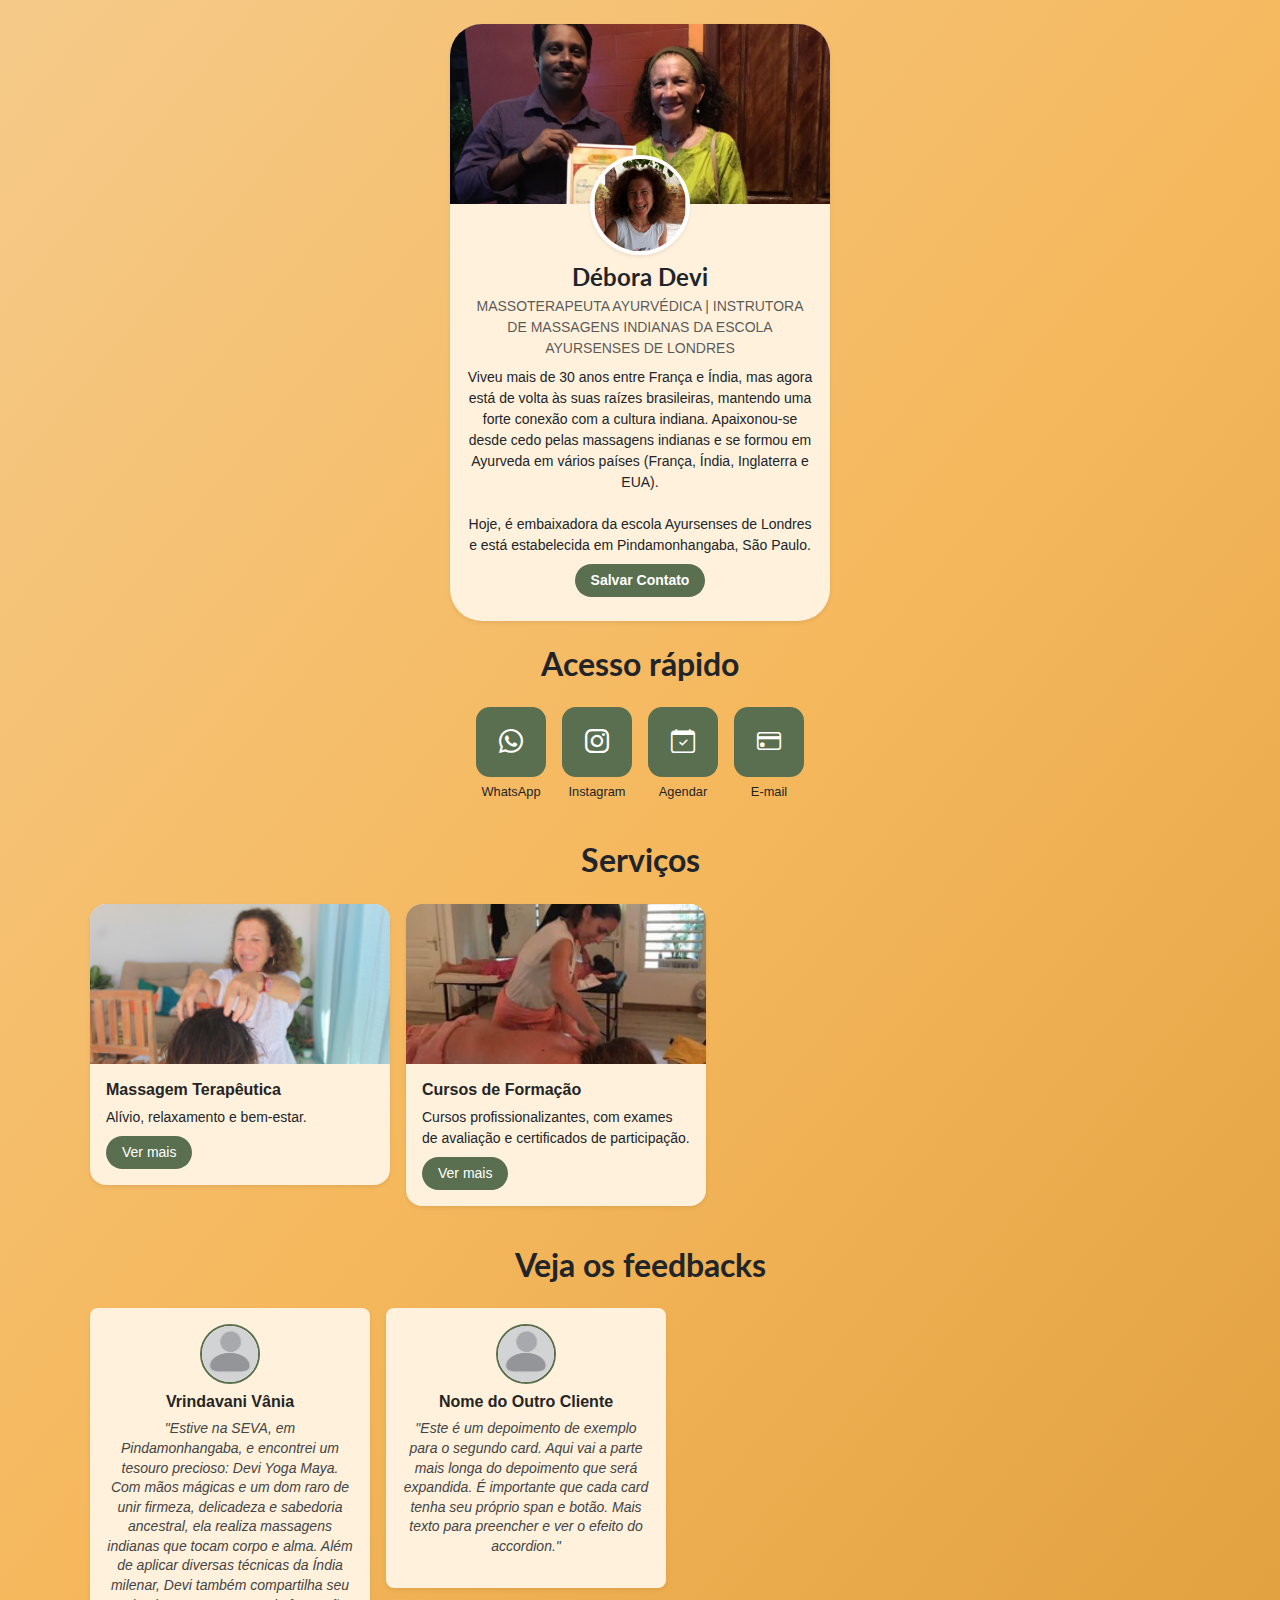
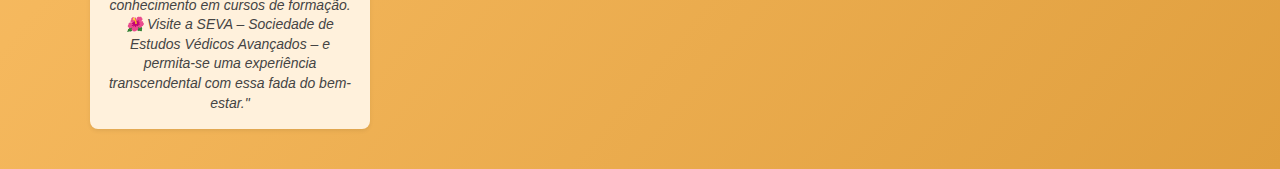
<file: index.htm>
<!DOCTYPE html>
<html lang="pt-BR">

<head>
  <meta charset="UTF-8">
  <meta name="viewport" content="width=device-width, initial-scale=1">
  <title>Cartão Digital - Ana Designer de Unhas</title>
  <link href="https://cdn.jsdelivr.net/npm/bootstrap@5.3.3/dist/css/bootstrap.min.css" rel="stylesheet">
  <link href="https://cdn.jsdelivr.net/npm/bootstrap-icons@1.10.5/font/bootstrap-icons.css" rel="stylesheet">
  <link rel="preconnect" href="https://fonts.googleapis.com">
  <link rel="preconnect" href="https://fonts.gstatic.com" crossorigin>
  <link
    href="https://fonts.googleapis.com/css2?family=Lato:ital,wght@0,100;0,300;0,400;0,700;0,900;1,100;1,300;1,400;1,700;1,900&display=swap"
    rel="stylesheet">
  <link rel="stylesheet" href="static/css/index.css">
</head>

<body>
  <div class="container py-4">
    <div class="row">
      <div class="card card-bio col-10 mx-auto col-md-4 shadow-sm rounded-5 p-0">
        <img src="static/images/capa.jpeg" class="cover-bio rounded-top-5" alt="Capa"
          style="width: 100%; height: 180px; object-fit: cover; border-top-left-radius: 0.375rem; border-top-right-radius: 0.375rem;" />
        <div class="card-body text-center p-3">
          <img src="static/images/debora-perfil.png" alt="Foto de Perfil" class="profile-img shadow-sm mt-n5" />
          <h4 class="mt-2 mb-1 lato-bold">Débora Devi</h4>
          <p class="mb-2 small text-muted">MASSOTERAPEUTA AYURVÉDICA | INSTRUTORA DE MASSAGENS INDIANAS DA ESCOLA
            AYURSENSES DE LONDRES</p>

          <div class="collapse show-desktop" id="bioDescriptionCollapse">
            <p class="mb-2 small bio-descricao">
              Viveu mais de 30 anos entre França e Índia, mas agora está de volta às suas raízes brasileiras, mantendo
              uma
              forte conexão com a cultura indiana. Apaixonou-se desde cedo pelas massagens indianas e se formou em
              Ayurveda em vários países (França, Índia, Inglaterra e EUA). <br /><br /> Hoje, é embaixadora da escola
              Ayursenses de Londres e está estabelecida em Pindamonhangaba, São Paulo.
            </p>
          </div>

          <button class="btn btn-link btn-sm p-0 mb-2 d-block mx-auto d-md-none bio-about-me-btn" type="button"
            data-bs-toggle="collapse" data-bs-target="#bioDescriptionCollapse" aria-expanded="false"
            aria-controls="bioDescriptionCollapse">
            Sobre mim <span class="accordion-arrow">▲</span>
          </button>

          <a href="contato.vcf" class="btn btn-sm btn-save-contact" download>Salvar Contato</a>
          <div class="row mt-2"></div>
        </div>
      </div>
    </div>

    <h2 class="mt-4 px-2 text-center lato-bold">Acesso rápido</h2>
    <div class="mt-2 scroll-horizontal justify-content-md-center px-2">
      <div class="text-center">
        <a class="icon-button" href="https://wa.me/5512991496679"><i class="bi bi-whatsapp"></i></a>
        <div class="icon-label">WhatsApp</div>
      </div>
      <div class="text-center">
        <a class="icon-button" href="https://wa.me/5512991496679"><i class="bi bi-instagram"></i></a>
        <div class="icon-label">Instagram</div>
      </div>
      <div class="text-center">
        <div class="icon-button" href="https://wa.me/5512991496679"><i class="bi bi-calendar-check"></i></div>
        <div class="icon-label">Agendar</div>
      </div>
      <div class="text-center">
        <a class="icon-button" href="https://wa.me/5512991496679"><i class="bi bi-credit-card"></i></a>
        <div class="icon-label">E-mail</div>
      </div>
    </div>

    <div class="mt-4">
      <h2 class="px-2 text-center lato-bold">Serviços</h2>
      <div class="scroll-horizontal d-flex justify-content-start px-2">
        <div class="card card-service shadow-sm rounded-4">
          <img src="static/images/massagem.png" alt="Massagem" class="card-service-img rounded-top-4" />
          <div class="card-body">
            <h6 class="card-title roboto-bold mb-2">Massagem Terapêutica</h6>
            <p class="card-text small">Alívio, relaxamento e bem-estar.</p>
            <button class="btn btn-outline-secondary btn-sm rounded-pill" data-bs-toggle="modal"
              data-bs-target="#massagemTerapeuticaModal">Ver mais</button>
          </div>
        </div>
        <div class="card card-service shadow-sm rounded-4">
          <img src="static/images/massagem-2.png" alt="Massagem" class="card-service-img rounded-top-4" />
          <div class="card-body">
            <h6 class="card-title roboto-bold mb-2">Cursos de Formação</h6>
            <p class="card-text small"> Cursos profissionalizantes, com exames de avaliação e certificados de
              participação.</p>
            <button class="btn btn-outline-secondary btn-sm rounded-pill" data-bs-toggle="modal"
              data-bs-target="#cursosDeFormacaoModal">Ver mais</button>
          </div>
        </div>
      </div>
    </div>

    <div class="mt-4">
      <h2 class="px-2 text-center lato-bold">Veja os feedbacks</h2>
      <div class="scroll-horizontal justify-content-start px-2">

        <div class="card card-feedback shadow-sm rounded-3">
          <div class="card-body feedback-item">
            <img src="static/images/png-profile.png" alt="Foto do cliente" class="feedback-profile-img" />
            <div class="feedback-content">
              <h6 class="mb-2 roboto-bold">Vrindavani Vânia</h6>

              <p class="mb-1 small feedback-text">
                "Estive na SEVA, em Pindamonhangaba, e encontrei um tesouro precioso: Devi Yoga Maya.
                Com mãos mágicas e um dom raro de unir firmeza, delicadeza e sabedoria ancestral, ela realiza
                massagens indianas que tocam corpo e alma.
                <span class="feedback-text-more"> Além de aplicar diversas técnicas da Índia milenar, Devi também
                  compartilha seu conhecimento em cursos
                  de formação. 🌺 Visite a SEVA – Sociedade de Estudos Védicos Avançados – e permita-se uma
                  experiência
                  transcendental
                  com essa fada do bem-estar."
                </span>
              </p>

              <button class="btn btn-link btn-sm p-0 mb-2 feedback-toggle-btn d-block mx-auto d-md-none" type="button">
                Ver mais <span class="accordion-arrow">▼</span>
              </button>
            </div>
          </div>
        </div>

        <div class="card card-feedback shadow-sm rounded-3">
          <div class="card-body feedback-item">
            <img src="static/images/png-profile.png" alt="Foto do cliente" class="feedback-profile-img" />
            <div class="feedback-content">
              <h6 class="mb-2 roboto-bold">Nome do Outro Cliente</h6>
              <p class="mb-1 small feedback-text">
                "Este é um depoimento de exemplo para o segundo card.
                <span class="feedback-text-more"> Aqui vai a parte mais longa do depoimento que será expandida. É
                  importante que cada card tenha seu próprio span e botão.
                  Mais texto para preencher e ver o efeito do accordion."
                </span>
              </p>
              <button class="btn btn-link btn-sm p-0 mb-2 feedback-toggle-btn d-block mx-auto d-md-none" type="button">
                Ver mais <span class="accordion-arrow">▼</span>
              </button>
            </div>
          </div>
        </div>
      </div>
    </div>


    <div class="modal fade" id="massagemTerapeuticaModal" tabindex="-1" aria-labelledby="massagemTerapeuticaModalLabel"
      aria-hidden="true">
      <div class="modal-dialog modal-dialog-centered modal-lg">
        <div class="modal-content rounded-4">
          <div class="modal-header">
            <h5 class="modal-title" id="massagemTerapeuticaModalLabel">Massagem Terapêutica</h5>
            <button type="button" class="btn-close" data-bs-dismiss="modal" aria-label="Close"></button>
          </div>
          <div class="modal-body">
            <div id="massagemCarousel" class="carousel slide mb-3" data-bs-ride="carousel">
              <div class="carousel-inner">
                <div class="carousel-item active">
                  <img src="static/images/massagem.png" class="d-block w-100 rounded" alt="Imagem Massagem 1">
                </div>
                <div class="carousel-item">
                  <img src="static/images/massagem.png" class="d-block w-100 rounded" alt="Imagem Massagem 2">
                </div>
                <div class="carousel-item">
                  <img src="static/images/massagem.png" class="d-block w-100 rounded" alt="Imagem Massagem 3">
                </div>
              </div>
              <button class="carousel-control-prev" type="button" data-bs-target="#massagemCarousel"
                data-bs-slide="prev">
                <span class="carousel-control-prev-icon" aria-hidden="true"></span>
                <span class="visually-hidden">Previous</span>
              </button>
              <button class="carousel-control-next" type="button" data-bs-target="#massagemCarousel"
                data-bs-slide="next">
                <span class="carousel-control-next-icon" aria-hidden="true"></span>
                <span class="visually-hidden">Next</span>
              </button>
            </div>

            <p>
              <strong>Massagem Indiana da Cabeça, pescoço e ombros (45 min)</strong><br />
              Relaxante, Alivia dores e tensões e Traz Bem-estar
            </p>
            <p>
              <strong>Massagem Ayurvédica dos Pés</strong><br />
              Relaxante e Regeneradora (1h)
            </p>
            <p>
              <strong>Massagem Ayurvédica Facial rejuvenescedora</strong><br />
              Relaxante, revitalizante e rejuvenescedora (1h)
            </p>
            <p>
              <strong>Massagem Corporal Abhyanga</strong><br />
              Relaxante, revitalizante e re-equilibrante (1h30)
            </p>
            <p>
              <strong>Massagem dos pontos vitais Marmas (1h)</strong><br />
              Calmante, regeneradora e re-equilibrante
            </p>
            <p>
              <strong>Máscara Facial Natural</strong><br />
              Purificante, relaxante e rejuvenescedora (1h)
            </p>

            <p class="mt-3 small text-muted">
              Todas as massagens necessitam de hora marcada e de pagamento adiantado de 50%.<br />
              Você receberá um <strong>teste ayurvédico</strong> para preencher em casa antes da sessão.
            </p>
          </div>
          <div class="modal-footer">
            <button type="button" class="btn btn-secondary" data-bs-dismiss="modal">Fechar</button>
          </div>
        </div>
      </div>
    </div>

    <div class="modal fade" id="cursosDeFormacaoModal" tabindex="-1" aria-labelledby="cursosDeFormacaoModalLabel"
      aria-hidden="true">
      <div class="modal-dialog modal-dialog-centered modal-lg">
        <div class="modal-content rounded-4">
          <div class="modal-header">
            <h5 class="modal-title" id="cursosDeFormacaoModalLabel">CURSOS DE FORMAÇÃO</h5>
            <button type="button" class="btn-close" data-bs-dismiss="modal" aria-label="Close"></button>
          </div>
          <div class="modal-body">
            <div id="cursosCarousel" class="carousel slide mb-3" data-bs-ride="carousel">
              <div class="carousel-inner">
                <div class="carousel-item active">
                  <img src="static/images/massagem-2.png" class="d-block w-100 rounded" alt="Imagem Curso 1">
                </div>
                <div class="carousel-item">
                  <img src="static/images/massagem.png" class="d-block w-100 rounded" alt="Imagem Curso 2">
                </div>
                <div class="carousel-item">
                  <img src="static/images/massagem-2.png" class="d-block w-100 rounded" alt="Imagem Curso 3">
                </div>
              </div>
              <button class="carousel-control-prev" type="button" data-bs-target="#cursosCarousel" data-bs-slide="prev">
                <span class="carousel-control-prev-icon" aria-hidden="true"></span>
                <span class="visually-hidden">Previous</span>
              </button>
              <button class="carousel-control-next" type="button" data-bs-target="#cursosCarousel" data-bs-slide="next">
                <span class="carousel-control-next-icon" aria-hidden="true"></span>
                <span class="visually-hidden">Next</span>
              </button>
            </div>

            <p>
              Os cursos são profissionalizantes, com exames de avaliação e certificados de participação.
              Eles são abertos para qualquer pessoa, mesmo que não tenha nenhum conhecimento prévio de massagem.
              Essas técnicas são tanto para profissionais que querem aumentar o leque de práticas ou para os que
              estão entrando no campo de terapias alternativas.
            </p>
            <p class="mb-3">
              O Certificado Internacional é da Escola Ayursenses & LCIC (London Center of Indian Champissage)
            </p>

            <p>
              <strong>Massagem Indiana da Cabeça</strong><br />
              Um dia de curso, 9hs às 18hs
            </p>
            <p>
              <strong>Massagem Ayurvédica dos Pés com a tigelinha Kansa Vatki</strong><br />
              Um dia de curso, 9hs às 18hs<br />
              <em>*Certificado Internacional</em>
            </p>
            <p>
              <strong>Massagem Ayurvédica Facial com a tigelinha Kansa Wand</strong><br />
              Dois dias de curso, 9hs às 18hs<br />
              <em>*Certificado Internacional</em>
            </p>
            <p>
              <strong>Massagem Corporal Abhyanga</strong><br />
              Curso de 4 dias, 2 fins de semana<br />
              <em>*Certificado Internacional</em>
            </p>
            <p>
              <strong>Massagem Ayurvédica Abdominal</strong><br />
              Curso de um dia, 9hs às 18hs<br />
              <em>*Certificado Internacional</em>
            </p>
          </div>
          <div class="modal-footer">
            <button type="button" class="btn btn-secondary" data-bs-dismiss="modal">Fechar</button>
          </div>
        </div>
      </div>
    </div>


    <script>
      document.addEventListener('DOMContentLoaded', function () {
        const feedbackToggleButtons = document.querySelectorAll('.feedback-toggle-btn');

        feedbackToggleButtons.forEach(button => {
          const feedbackTextElement = button.previousElementSibling; // <p class="feedback-text">
          const feedbackCard = button.closest('.card-feedback'); // NOVO: Encontra o card pai

          if (!feedbackTextElement || !feedbackCard) { // Adiciona verificação para o card
            console.error("Elementos feedback-text ou card-feedback não encontrados para o botão:", button);
            return;
          }

          const feedbackTextMoreSpan = feedbackTextElement.querySelector('.feedback-text-more');
          const arrowSpan = button.querySelector('.accordion-arrow');

          function updateFeedbackDisplay() {
            if (window.innerWidth < 768) {
              if (feedbackTextMoreSpan) {
                feedbackTextMoreSpan.style.display = 'none';
              }
              button.style.display = 'inline-block';
              if (arrowSpan) {
                arrowSpan.textContent = '▼';
              }
              feedbackTextElement.classList.remove('expanded');
              button.classList.remove('expanded');

              // NOVO: Remove a classe expandida do card no mobile (inicia colapsado)
              feedbackCard.classList.remove('expanded-card');

            } else {
              if (feedbackTextMoreSpan) {
                feedbackTextMoreSpan.style.display = 'inline';
              }
              button.style.display = 'none';
              feedbackTextElement.classList.add('expanded');

              // NOVO: Adiciona a classe expandida ao card no desktop
              feedbackCard.classList.add('expanded-card');
            }
          }

          updateFeedbackDisplay();

          button.addEventListener('click', function () {
            if (!feedbackTextMoreSpan || !arrowSpan) {
              console.error("Span de texto ou seta não encontrados para o botão clicado:", this);
              return;
            }

            if (feedbackTextElement.classList.contains('expanded')) {
              // Se estiver expandido, colapsa
              feedbackTextMoreSpan.style.display = 'none';
              this.innerHTML = 'Ver mais <span class="accordion-arrow">▼</span>';
              feedbackTextElement.classList.remove('expanded');
              this.classList.remove('expanded');

              // NOVO: Remove a classe expandida do card
              feedbackCard.classList.remove('expanded-card');

            } else {
              // Se estiver colapsado, expande
              feedbackTextMoreSpan.style.display = 'inline';
              this.innerHTML = 'Ver menos <span class="accordion-arrow">▲</span>';
              feedbackTextElement.classList.add('expanded');
              this.classList.add('expanded');

              // NOVO: Adiciona a classe expandida ao card
              feedbackCard.classList.add('expanded-card');
            }
          });

          window.addEventListener('resize', updateFeedbackDisplay);
        });

        // ... (Mantenha o restante do seu script, como a lógica do botão "Sobre mim") ...
      });
    </script>
    <script src="https://cdn.jsdelivr.net/npm/bootstrap@5.3.3/dist/js/bootstrap.bundle.min.js"></script>
    <script src="scroll.js"></script>
</body>

</html>
</file>
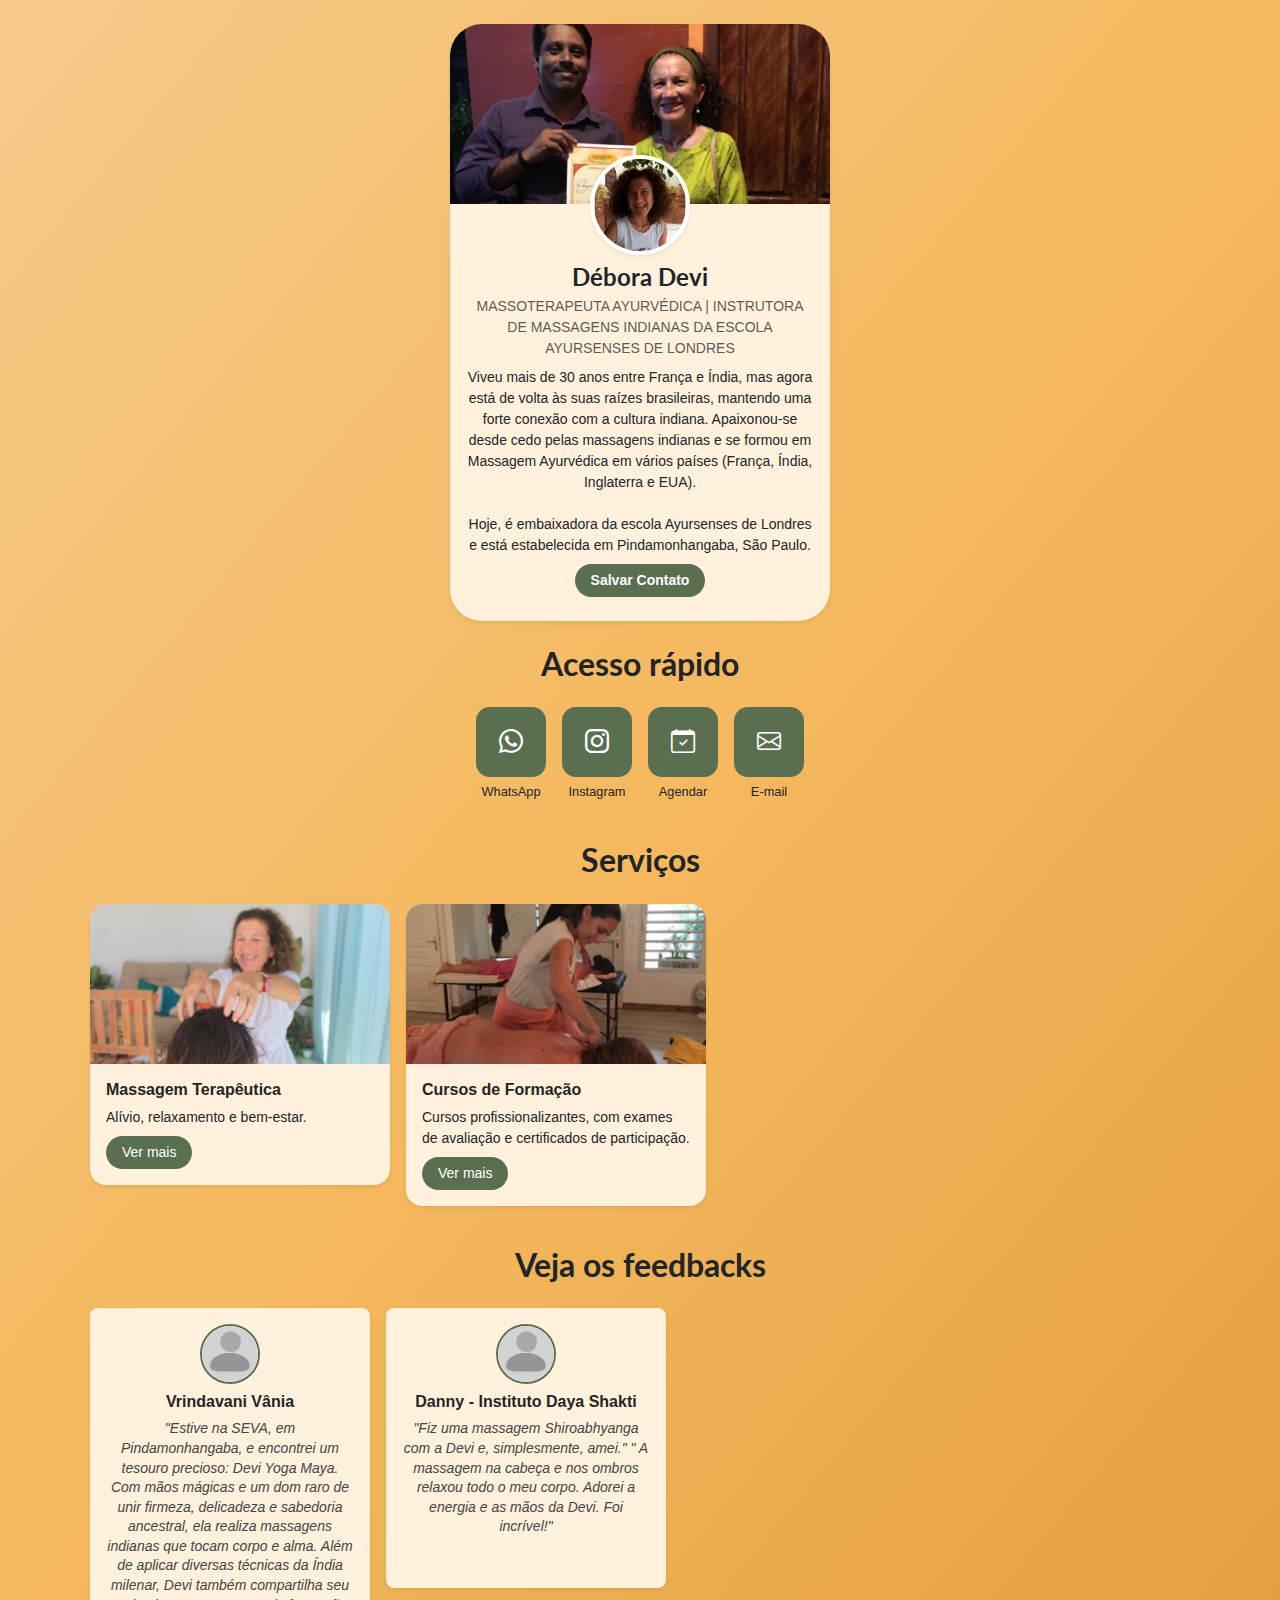
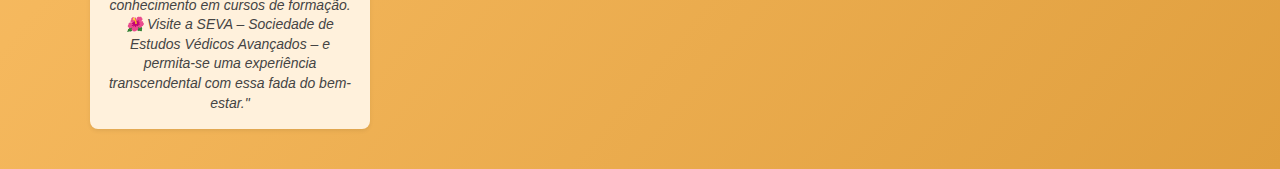
<file: index.html>
<!DOCTYPE html>
<html lang="pt-BR">

<head>
  <meta charset="UTF-8">
  <meta name="viewport" content="width=device-width, initial-scale=1">
  <title>Cartão Digital - Ana Designer de Unhas</title>
  
  <link href="https://cdn.jsdelivr.net/npm/bootstrap@5.3.3/dist/css/bootstrap.min.css" rel="stylesheet">
  <link href="https://cdn.jsdelivr.net/npm/bootstrap-icons@1.10.5/font/bootstrap-icons.css" rel="stylesheet">
  <link rel="stylesheet" href="static/css/index.css">
  <link rel="preconnect" href="https://fonts.googleapis.com">
  <link rel="preconnect" href="https://fonts.gstatic.com" crossorigin>
  <link
    href="https://fonts.googleapis.com/css2?family=Lato:ital,wght@0,100;0,300;0,400;0,700;0,900;1,100;1,300;1,400;1,700;1,900&display=swap"
    rel="stylesheet">
</head>

<body>
  <div class="container py-4">
    <div class="row">
      <div class="card card-bio col-10 mx-auto col-md-4 shadow-sm rounded-5 p-0">
        <img src="static/images/capa.jpeg" class="cover-bio rounded-top-5" alt="Capa"
          style="width: 100%; height: 180px; object-fit: cover; border-top-left-radius: 0.375rem; border-top-right-radius: 0.375rem;" />
        <div class="card-body text-center p-3">
          <img src="static/images/debora-perfil.png" alt="Foto de Perfil" class="profile-img shadow-sm mt-n5" />
          <h4 class="mt-2 mb-1 lato-bold">Débora Devi</h4>
          <p class="mb-2 small text-muted">MASSOTERAPEUTA AYURVÉDICA | INSTRUTORA DE MASSAGENS INDIANAS DA ESCOLA
            AYURSENSES DE LONDRES</p>

          <div class="collapse show-desktop" id="bioDescriptionCollapse">
            <p class="mb-2 small bio-descricao">
              Viveu mais de 30 anos entre França e Índia, mas agora está de volta às suas raízes brasileiras, mantendo
              uma
              forte conexão com a cultura indiana. Apaixonou-se desde cedo pelas massagens indianas e se formou em
              Massagem Ayurvédica em vários países (França, Índia, Inglaterra e EUA). <br /><br /> Hoje, é embaixadora da escola
              Ayursenses de Londres e está estabelecida em Pindamonhangaba, São Paulo.
            </p>
          </div>

          <button class="btn btn-link btn-sm p-0 mb-2 d-block mx-auto d-md-none bio-about-me-btn" type="button"
            data-bs-toggle="collapse" data-bs-target="#bioDescriptionCollapse" aria-expanded="false"
            aria-controls="bioDescriptionCollapse">
            Sobre mim <span class="accordion-arrow">▲</span>
          </button>

          <a href="contato.vcf" class="btn btn-sm btn-save-contact" download>Salvar Contato</a>
          <div class="row mt-2"></div>
        </div>
      </div>
    </div>

    <h2 class="mt-4 px-2 text-center lato-bold">Acesso rápido</h2>
    <div class="mt-2 scroll-horizontal justify-content-md-center px-2">
      <div class="text-center">
        <a class="icon-button" href="https://wa.me/5512991496679"><i class="bi bi-whatsapp"></i></a>
        <div class="icon-label">WhatsApp</div>
      </div>
      <div class="text-center">
        <a class="icon-button" href="https://wa.me/5512991496679"><i class="bi bi-instagram"></i></a>
        <div class="icon-label">Instagram</div>
      </div>
      <div class="text-center">
        <div class="icon-button" href="https://wa.me/5512991496679"><i class="bi bi-calendar-check"></i></div>
        <div class="icon-label">Agendar</div>
      </div>
      <div class="text-center">
        <a class="icon-button" href="mailto:dbeurel@yahoo.com"><i class="bi bi-envelope"></i></a>
        <div class="icon-label">E-mail</div>
      </div>
    </div>

    <div class="mt-4">
      <h2 class="px-2 text-center lato-bold">Serviços</h2>
      <div class="scroll-horizontal d-flex justify-content-start px-2">
        <div class="card card-service shadow-sm rounded-4">
          <img src="static/images/massagem.png" alt="Massagem" class="card-service-img rounded-top-4" />
          <div class="card-body">
            <h6 class="card-title roboto-bold mb-2">Massagem Terapêutica</h6>
            <p class="card-text small">Alívio, relaxamento e bem-estar.</p>
            <button class="btn btn-outline-secondary btn-sm rounded-pill" data-bs-toggle="modal"
              data-bs-target="#massagemTerapeuticaModal">Ver mais</button>
          </div>
        </div>
        <div class="card card-service shadow-sm rounded-4">
          <img src="static/images/massagem-2.png" alt="Massagem" class="card-service-img rounded-top-4" />
          <div class="card-body">
            <h6 class="card-title roboto-bold mb-2">Cursos de Formação</h6>
            <p class="card-text small"> Cursos profissionalizantes, com exames de avaliação e certificados de
              participação.</p>
            <button class="btn btn-outline-secondary btn-sm rounded-pill" data-bs-toggle="modal"
              data-bs-target="#cursosDeFormacaoModal">Ver mais</button>
          </div>
        </div>
      </div>
    </div>

    <div class="mt-4">
      <h2 class="px-2 text-center lato-bold">Veja os feedbacks</h2>
      <div class="feedback-scroll justify-content-start px-2">

        <div class="card card-feedback shadow-sm rounded-3">
          <div class="card-body feedback-item">
            <img src="static/images/png-profile.png" alt="Foto do cliente" class="feedback-profile-img" />
            <div class="feedback-content">
              <h6 class="mb-2 roboto-bold">Vrindavani Vânia</h6>

              <p class="mb-1 small feedback-text">
                "Estive na SEVA, em Pindamonhangaba, e encontrei um tesouro precioso: Devi Yoga Maya.
                Com mãos mágicas e um dom raro de unir firmeza, delicadeza e sabedoria ancestral, ela realiza
                massagens indianas que tocam corpo e alma.
                <span class="feedback-text-more"> Além de aplicar diversas técnicas da Índia milenar, Devi também
                  compartilha seu conhecimento em cursos
                  de formação. 🌺 Visite a SEVA – Sociedade de Estudos Védicos Avançados – e permita-se uma
                  experiência
                  transcendental
                  com essa fada do bem-estar."
                </span>
              </p>

              <button class="btn btn-link btn-sm p-0 mb-2 feedback-toggle-btn d-block mx-auto d-md-none" type="button">
                Ver mais <span class="accordion-arrow">▼</span>
              </button>
            </div>
          </div>
        </div>

        <div class="card card-feedback shadow-sm rounded-3">
          <div class="card-body feedback-item">
            <img src="static/images/png-profile.png" alt="Foto do cliente" class="feedback-profile-img" />
            <div class="feedback-content">
              <h6 class="mb-2 roboto-bold">Danny - Instituto Daya Shakti</h6>
             <p class="mb-1 small feedback-text">
                "Fiz uma massagem Shiroabhyanga com a Devi e, simplesmente, amei."
                <span class="feedback-text-more"> 
                  " A massagem na cabeça e nos ombros relaxou todo o meu corpo. Adorei a energia e as mãos da Devi. Foi incrível!"
                </span>
              </p>
              <button class="btn btn-link btn-sm p-0 mb-2 feedback-toggle-btn d-block mx-auto d-md-none" type="button">
                Ver mais <span class="accordion-arrow">▼</span>
              </button>
            </div>
          </div>
        </div>
      </div>
    </div>


    <div class="modal modal-servicos fade" id="massagemTerapeuticaModal" tabindex="-1"
      aria-labelledby="massagemTerapeuticaModalLabel" aria-hidden="true">
      <div class="modal-dialog modal-dialog-centered modal-lg">
        <div class="modal-content rounded-4">
          <div class="modal-header">
            <h5 class="modal-title" id="massagemTerapeuticaModalLabel">Massagem Terapêutica</h5>
            <button type="button" class="btn-close" data-bs-dismiss="modal" aria-label="Close"></button>
          </div>
          <div class="modal-body">
            <div id="massagemCarousel" class="carousel slide mb-3" data-bs-ride="carousel">
              <div class="carousel-inner">
                <div class="carousel-item active">
                  <img src="static/images/massagem-na-cabeca.jpeg" class="d-block w-100" alt="Imagem Massagem 1">
                </div>
                <div class="carousel-item">
                  <img src="static/images/massagem-facial.jpeg" class="d-block w-100" alt="Imagem Massagem 2">
                </div>
                <div class="carousel-item">
                  <img src="static/images/massagem-nos-pes.jpeg" class="d-block w-100" alt="Imagem Massagem 3">
                </div>
                <div class="carousel-item">
                  <img src="static/images/massagem-corporal.jpeg" class="d-block w-100" alt="Imagem Massagem 3">
                </div>
                <div class="carousel-item">
                  <img src="static/images/massagem-abdominal.jpeg" class="d-block w-100" alt="Imagem Massagem 3">
                </div>
                <div class="carousel-item">
                  <img src="static/images/massagem-corporal-2.jpeg" class="d-block w-100" alt="Imagem Massagem 3">
                </div>
              </div>
              <button class="carousel-control-prev" type="button" data-bs-target="#massagemCarousel"
                data-bs-slide="prev">
                <span class="carousel-control-prev-icon" aria-hidden="true"></span>
                <span class="visually-hidden">Previous</span>
              </button>
              <button class="carousel-control-next" type="button" data-bs-target="#massagemCarousel"
                data-bs-slide="next">
                <span class="carousel-control-next-icon" aria-hidden="true"></span>
                <span class="visually-hidden">Next</span>
              </button>
            </div>

            <p>
              <strong>Massagem Indiana da Cabeça, pescoço e ombros (45 min)</strong><br />
              Relaxante, Alivia dores e tensões e Traz Bem-estar
            </p>
            <p>
              <strong>Massagem Ayurvédica dos Pés</strong><br />
              Relaxante e Regeneradora (1h)
            </p>
            <p>
              <strong>Massagem Ayurvédica Facial rejuvenescedora</strong><br />
              Relaxante, revitalizante e rejuvenescedora (1h)
            </p>
            <p>
              <strong>Massagem Corporal Abhyanga</strong><br />
              Relaxante, revitalizante e re-equilibrante (1h30)
            </p>
            <p>
              <strong>Massagem dos pontos vitais Marmas (1h)</strong><br />
              Calmante, regeneradora e re-equilibrante
            </p>
            <p>
              <strong>Máscara Facial Natural</strong><br />
              Purificante, relaxante e rejuvenescedora (1h)
            </p>

            <p class="mt-3 small text-muted">
              Todas as massagens necessitam de hora marcada e de pagamento adiantado de 50%.<br />
              Você receberá um <strong>teste ayurvédico</strong> para preencher em casa antes da sessão.
            </p>
          </div>
          <div class="modal-footer">
            <button type="button" class="btn btn-secondary" data-bs-dismiss="modal">Fechar</button>
          </div>
        </div>
      </div>
    </div>

    <div class="modal modal-servicos fade" id="cursosDeFormacaoModal" tabindex="-1"
      aria-labelledby="cursosDeFormacaoModalLabel" aria-hidden="true">
      <div class="modal-dialog modal-dialog-centered modal-lg">
        <div class="modal-content rounded-4">
          <div class="modal-header">
            <h5 class="modal-title" id="cursosDeFormacaoModalLabel">CURSOS DE FORMAÇÃO</h5>
            <button type="button" class="btn-close" data-bs-dismiss="modal" aria-label="Close"></button>
          </div>
          <div class="modal-body">
            <div id="cursosCarousel" class="carousel slide mb-3" data-bs-ride="carousel">
              <div class="carousel-inner">
                <div class="carousel-item active">
                  <img src="static/images/foto-curso-1.jpeg" class="d-block w-100" alt="Imagem Curso 1">
                </div>
                <div class="carousel-item">
                  <img src="static/images/foto-curso-2.jpeg" class="d-block w-100" alt="Imagem Curso 2">
                </div>
                <div class="carousel-item">
                  <img src="static/images/foto-curso-3.jpeg" class="d-block w-100" alt="Imagem Curso 3">
                </div>
                <div class="carousel-item">
                  <img src="static/images/foto-aula-3.jpeg" class="d-block w-100" alt="Imagem Curso 3">
                </div>
                <div class="carousel-item">
                  <img src="static/images/foto-aula-1.jpeg" class="d-block w-100" alt="Imagem Curso 3">
                </div>
                <div class="carousel-item">
                  <img src="static/images/foto-curso-7.jpeg" class="d-block w-100" alt="Imagem Curso 3">
                </div>
                <div class="carousel-item">
                  <img src="static/images/foto-curso-5.jpeg" class="d-block w-100" alt="Imagem Curso 3">
                </div>
                <div class="carousel-item">
                  <img src="static/images/foto-curso-6.jpeg" class="d-block w-100" alt="Imagem Curso 3">
                </div>
              </div>
              <button class="carousel-control-prev" type="button" data-bs-target="#cursosCarousel" data-bs-slide="prev">
                <span class="carousel-control-prev-icon" aria-hidden="true"></span>
                <span class="visually-hidden">Previous</span>
              </button>
              <button class="carousel-control-next" type="button" data-bs-target="#cursosCarousel" data-bs-slide="next">
                <span class="carousel-control-next-icon" aria-hidden="true"></span>
                <span class="visually-hidden">Next</span>
              </button>
            </div>

            <p>
              Os cursos são profissionalizantes, com exames de avaliação e certificados de participação.
              Eles são abertos para qualquer pessoa, mesmo que não tenha nenhum conhecimento prévio de massagem.
              Essas técnicas são tanto para profissionais que querem aumentar o leque de práticas ou para os que
              estão entrando no campo de terapias alternativas.
            </p>
            <p class="mb-3">
              O Certificado Internacional é da Escola Ayursenses & LCIC (London Center of Indian Champissage)
            </p>

            <p>
              <strong>Massagem Indiana da Cabeça</strong><br />
              Um dia de curso, 9hs às 18hs
            </p>
            <p>
              <strong>Massagem Ayurvédica dos Pés com a tigelinha Kansa Vatki</strong><br />
              Um dia de curso, 9hs às 18hs<br />
              <em>*Certificado Internacional</em>
            </p>
            <p>
              <strong>Massagem Ayurvédica Facial com a tigelinha Kansa Wand</strong><br />
              Dois dias de curso, 9hs às 18hs<br />
              <em>*Certificado Internacional</em>
            </p>
            <p>
              <strong>Massagem Corporal Abhyanga</strong><br />
              Curso de 4 dias, 2 fins de semana<br />
              <em>*Certificado Internacional</em>
            </p>
            <p>
              <strong>Massagem Ayurvédica Abdominal</strong><br />
              Curso de um dia, 9hs às 18hs<br />
              <em>*Certificado Internacional</em>
            </p>
          </div>
          <div class="modal-footer">
            <button type="button" class="btn btn-secondary" data-bs-dismiss="modal">Fechar</button>
          </div>
        </div>
      </div>
    </div>
    <script>
      document.addEventListener('DOMContentLoaded', function () {
        const feedbackToggleButtons = document.querySelectorAll('.feedback-toggle-btn');

        feedbackToggleButtons.forEach(button => {
          const feedbackTextElement = button.previousElementSibling; // <p class="feedback-text">
          const feedbackCard = button.closest('.card-feedback'); // NOVO: Encontra o card pai

          if (!feedbackTextElement || !feedbackCard) { // Adiciona verificação para o card
            console.error("Elementos feedback-text ou card-feedback não encontrados para o botão:", button);
            return;
          }

          const feedbackTextMoreSpan = feedbackTextElement.querySelector('.feedback-text-more');
          const arrowSpan = button.querySelector('.accordion-arrow');

          function updateFeedbackDisplay() {
            if (window.innerWidth < 768) {
              if (feedbackTextMoreSpan) {
                feedbackTextMoreSpan.style.display = 'none';
              }
              button.style.display = 'inline-block';
              if (arrowSpan) {
                arrowSpan.textContent = '▼';
              }
              feedbackTextElement.classList.remove('expanded');
              button.classList.remove('expanded');

              // NOVO: Remove a classe expandida do card no mobile (inicia colapsado)
              feedbackCard.classList.remove('expanded-card');

            } else {
              if (feedbackTextMoreSpan) {
                feedbackTextMoreSpan.style.display = 'inline';
              }
              button.style.display = 'none';
              feedbackTextElement.classList.add('expanded');

              // NOVO: Adiciona a classe expandida ao card no desktop
              feedbackCard.classList.add('expanded-card');
            }
          }

          updateFeedbackDisplay();

          button.addEventListener('click', function () {
            if (!feedbackTextMoreSpan || !arrowSpan) {
              console.error("Span de texto ou seta não encontrados para o botão clicado:", this);
              return;
            }

            if (feedbackTextElement.classList.contains('expanded')) {
              // Se estiver expandido, colapsa
              feedbackTextMoreSpan.style.display = 'none';
              this.innerHTML = 'Ver mais <span class="accordion-arrow">▼</span>';
              feedbackTextElement.classList.remove('expanded');
              this.classList.remove('expanded');

              // NOVO: Remove a classe expandida do card
              feedbackCard.classList.remove('expanded-card');

            } else {
              // Se estiver colapsado, expande
              feedbackTextMoreSpan.style.display = 'inline';
              this.innerHTML = 'Ver menos <span class="accordion-arrow">▲</span>';
              feedbackTextElement.classList.add('expanded');
              this.classList.add('expanded');

              // NOVO: Adiciona a classe expandida ao card
              feedbackCard.classList.add('expanded-card');
            }
          });

          window.addEventListener('resize', updateFeedbackDisplay);
        });

        // ... (Mantenha o restante do seu script, como a lógica do botão "Sobre mim") ...
      });
    </script>
    <script src="https://cdn.jsdelivr.net/npm/bootstrap@5.3.3/dist/js/bootstrap.bundle.min.js"></script>
    <script src="scroll.js"></script>
</body>

</html>
</file>
<file: static/css/index.css>
/* === Base === */
body {
    font-family: 'Roboto', sans-serif;
    background: linear-gradient(310deg, #E09F3E, #f5b85d, #f5ca89);
}

/* === Fontes === */
.lato-bold {
    font-family: "Lato", sans-serif;
    font-weight: 700;
    font-style: normal;
}

.roboto-bold {
    font-family: "Roboto", sans-serif;
    font-weight: 700;
    font-style: normal;
}

/* === Card Bio === */
.card-bio {
    background-color: #fff1dc;
    border: none;
}

.card-bio .cover-bio {
    object-position: 50% 25%;
}

.card-bio h4 {
    font-weight: 700;
}

/* === Imagem de Perfil === */
.profile-img {
    width: 100px;
    height: 100px;
    border-radius: 50%;
    border: 4px solid #fff;
    object-fit: cover;
    margin-top: -65px;
}

/* === Botões Gerais === */
.btn-save-contact,
.btn-agendar-consulta {
    position: relative;
    padding: 0.375rem 1rem;
    font-weight: 700;
    color: #fff;
    border: none;
    border-radius: 50rem;
    z-index: 1;
    transition: transform 0.2s ease;
}

/* Estilo para o botão "Salvar Contato" */
.btn-save-contact {
    background: linear-gradient(135deg, #5A6F4F, #5A6F4F);
}

.btn-save-contact:hover {
    background: linear-gradient(135deg, #5A6F4F, #5A6F4F);
    color: white;
}

/* === Botão "Sobre Mim" (Acordeão da Biografia) === */
.bio-about-me-btn .accordion-arrow {
    display: inline-block;
    margin-left: 5px;
    font-size: 0.8em;
    transition: transform 0.2s ease-in-out;
    vertical-align: middle;
}

/* Estilo para a seta da BIO quando o conteúdo está expandido */
.bio-about-me-btn:not(.collapsed) .accordion-arrow {
    transform: rotate(180deg);
}

/* Estilo específico para o botão "Sobre mim" */
.card-bio .btn.btn-link.bio-about-me-btn {
    background-color: none;
    color: #556B2F;
    padding: 0.375rem 1rem;
    font-weight: 700;
    border-radius: 50rem;
    text-decoration: none;
    width: fit-content;
    min-width: 150px;
    max-width: 80%;
    display: flex;
    align-items: center;
    justify-content: center;
}

.card-bio .btn.btn-link.bio-about-me-btn:hover {
    filter: brightness(0.95);
    color: #556B2F;
}

/* === Acordeão da Biografia === */
@media (min-width: 768px) {
    .collapse.show-desktop {
        display: block !important;
    }
}

/* === Scroll Horizontal (para cards de serviço e feedbacks) === */
.scroll-horizontal {
    display: flex;
    overflow-x: auto;
    gap: 1rem;
    flex: 0 0 auto;             
    align-self: flex-start !important;
    padding: 1rem 0;
    -webkit-overflow-scrolling: touch;
    scroll-behavior: smooth;
    cursor: grab;
}

.scroll-horizontal.dragging, .feedback-scroll.dragging {
    cursor: grabbing;
    user-select: none;
}

/* Ocultar scrollbar no mobile */
.scroll-horizontal::-webkit-scrollbar, .feedback-scroll::-webkit-scrollbar {
    display: none;
}


/* 1. Container que faz o scroll */
.feedback-scroll {
    overflow-x: auto;
    white-space: nowrap;
    -webkit-overflow-scrolling: touch;
    /* para scroll suave no iOS */
    padding: 1rem 0;
    /* “puxa” um pouco pros lados se quiser */
    -webkit-overflow-scrolling: touch;
    scroll-behavior: smooth;
    cursor: grab;
}

/* 2. Cada card como inline-block, alinhado ao topo */
.feedback-scroll .card-feedback {
    display: inline-block;
    vertical-align: top;
    /* garante topo alinhado */
    white-space: normal;
    /* gap entre cards */
    /* mantém seu tamanho fixo */
    width: 280px;
    flex: 0 0 auto !important;
    /* só pra garantir */
}

.feedback-scroll {
  display: flex;
  gap: 1rem;
}

.feedback-item {
  flex-grow: 1;
  display: flex;
  flex-direction: column;
  justify-content: flex-start;
}

/* === Botões com Ícone === */
.icon-button {
    width: 70px;
    height: 70px;
    background: linear-gradient(135deg, #5A6F4F, #5A6F4F);
    border-radius: 14px;
    display: flex;
    align-items: center;
    justify-content: center;
    color: white;
    font-size: 24px;
    transition: transform 0.2s ease;
}

.icon-button:hover {
    transform: scale(1.05);
}

.icon-label {
    text-align: center;
    font-size: 0.8rem;
    margin-top: 0.3rem;
    white-space: nowrap;
}

/* === Card Serviços === */
.card-service {
    background-color: #fff1dc;
    border: none;
    width: 280px;
    flex-shrink: 0;
    flex-grow: 0;
    flex-basis: auto;
    display: flex;
    flex-direction: column;
}

.card-service-img {
    width: 100%;
    height: 160px;
    object-fit: cover;
    display: block;
    border-top-left-radius: 0.5rem;
    border-top-right-radius: 0.5rem;
}

/* Card Body como flex para alinhar o conteúdo */
.card-service .card-body {
    display: flex;
    flex-direction: column;
    justify-content: space-between;
    height: 100%;
    padding-bottom: 1rem;
    padding-left: 1rem;
    padding-right: 1rem;
}

/* Texto da descrição do serviço */
.card-service .card-text {
    width: 100%;
    box-sizing: border-box;
    word-break: break-word;
    white-space: normal;
    overflow-wrap: break-word;
    flex-grow: 1;
    margin-bottom: 0.5rem;
}

/* Botão "Ver mais" no card de serviço */
.card-service button {
    background: linear-gradient(135deg, #5A6F4F, #5A6F4F);
    color: #fff;
    border: none;
    width: fit-content;
    margin-top: auto;
    padding: 0.375rem 1rem;
    border-radius: 50rem;
    align-self: flex-start;
}

.card-service h6 {
    color: #242524;
}

/* === Scrollbar Desktop === */
@media (min-width: 768px) {
    .scroll-horizontal {
        overflow-x: auto;
        display: flex;
        gap: 1rem;
        padding: 1rem 0;
        /* <<< adiciona esta linha: força cada card a alinhar pelo topo */
        align-items: flex-start;
    }

    .scroll-horizontal::-webkit-scrollbar {
        height: 8px;
        display: block;
    }

    .scroll-horizontal::-webkit-scrollbar-thumb {
        background: linear-gradient(135deg, #5A6F4F, #5A6F4F);
        border-radius: 4px;
    }

    .scroll-horizontal::-webkit-scrollbar-track {
        background: #f1f1f1;
        border-radius: 4px;
    }

    .card-service {
        width: 300px;
    }
}


/* MODAL SERVIÇOS */
/* Define altura fixa para o carrossel */
.carousel .carousel-inner {
    height: 300px;
    /* ajuste conforme necessário */
    background-color: #000;
    /* cor de fundo opcional para evitar cinza visível */
    border-radius: 1.2rem;
    /* mantém os cantos arredondados */
}

/* Garante que cada item ocupe 100% da altura */
.carousel .carousel-item {
    height: 100%;
}

/* Faz a imagem preencher todo o item */
.carousel .carousel-item img {
    height: 100%;
    width: 100%;
    object-fit: cover;
    object-position: center;
    display: block;
}


/*FEEDBACKS*/
.card-feedback {
    display: flex;
    background-color: #fff1dc;
    /* Cor de fundo que você definiu */
    border: none;
    width: 280px;
    flex-shrink: 0;
    flex-grow: 0;
    flex-basis: auto;
    flex-direction: column;
    box-shadow: 0 4px 8px rgba(0, 0, 0, 0.1);
    /* Sombra que você já tinha */
    border-radius: 0.5rem;
    /* rounded-3 do Bootstrap */
    padding: 1rem;
    /* Padding interno para o conteúdo */
    align-items: center;
    /* Centraliza o conteúdo horizontalmente dentro do card */
    text-align: center;
    /* Centraliza texto */
    height: 100%;
    min-height: 280px; /* ajuste conforme seu conteúdo médio */
    /* Mantém uma altura mínima */
}

/* Removi a regra .card-feedback.rounded-3 duplicada, as propriedades estão agora em .card-feedback */

/* Estilo do wrapper do corpo do card de feedback */
.card-body.feedback-item {
    display: flex;
    flex-direction: column;
    align-items: center;
    /* Centraliza a imagem de perfil e o feedback-content */
    width: 100%;
    padding: 0;
    /* Remove padding extra do card-body para controlar melhor o espaçamento */
}

/* Estilo da imagem de perfil (avatar) */
.feedback-profile-img {
    width: 60px;
    height: 60px;
    border-radius: 50%;
    /* Transforma em círculo */
    object-fit: cover;
    margin-bottom: 0.5rem;
    border: 2px solid #5A6F4F;
    display: block;
    /* Garante que `margin: auto` funcione */
    margin-left: auto;
    /* Centraliza a imagem */
    margin-right: auto;
    /* Centraliza a imagem */
}

/* Estilo para o wrapper do conteúdo de texto (nome e depoimento) */
.feedback-content {
    display: flex;
    flex-direction: column;
    align-items: center;
    /* Centraliza o nome e o parágrafo do depoimento */
    text-align: center;
    flex-grow: 1;
    width: 100%;
}

/* Estilo para o nome da depoente */
.feedback-content h6 {
    font-size: 1em;
    margin-bottom: 0.5rem;
    color: #242524;
}

/* Estilo para o parágrafo do depoimento */
.feedback-text {
    font-style: italic;
    color: #444;
    line-height: 1.4;
    margin-bottom: 0 !important;
    text-align: center;
    width: 100%;
    word-break: break-word;
    white-space: normal;
    overflow-wrap: break-word;

    /* Propriedades para o accordion */
    max-height: 70px;
    /* Altura inicial colapsada (ajuste conforme necessário) */
    overflow: hidden;
    /* Esconde o texto excedente */
    position: relative;
    /* Para o efeito de fade-out */
    transition: max-height 0.3s ease-out;
    /* Transição suave para expandir/colapsar */
    padding-bottom: 0.5em;
    /* Espaço para o degradê */
}

/* Efeito de "fade out" no final do texto quando colapsado */
.feedback-text::after {
    content: "";
    position: absolute;
    bottom: 0;
    left: 0;
    width: 100%;
    height: 2em;
    /* Altura do degradê */
    background: linear-gradient(to top, rgba(255, 255, 255, 1) 0%, rgba(255, 255, 255, 0) 100%);
    pointer-events: none;
    /* Permite cliques através do degradê */
}

/* Remove o degradê quando o texto está expandido */
.feedback-text.expanded::after {
    display: none;
}

/* Estilo quando o texto está expandido */
.feedback-text.expanded {
    max-height: 500px;
    /* Um valor alto o suficiente para todo o texto */
    overflow: visible;
    /* Garante que todo o texto seja visível */
    transition: max-height 0.5s ease-out;
    /* Transição suave para expandir */
}

/* Estilo para o span com o texto completo (oculto por padrão no mobile) */
.feedback-text-more {
    display: none;
    /* Oculto por padrão no mobile */
}

/* Estilo para o botão "Ver mais" */
.feedback-toggle-btn {
    padding: 0 !important;
    font-size: 0.8rem;
    color: #5A6F4F !important;
    text-decoration: none !important;
    margin-top: 0.5rem;
    display: none;
    /* Oculto por padrão, será mostrado via JS em mobile */
    cursor: pointer;
}

.feedback-toggle-btn:hover {
    text-decoration: underline !important;
}

/* Estilo para a seta do botão de feedback */
.feedback-toggle-btn .accordion-arrow {
    display: inline-block;
    margin-left: 3px;
    font-size: 0.7em;
    transition: transform 0.2s ease-in-out;
    vertical-align: middle;
}

/* Estilo para a seta do botão de feedback quando expandido */
.feedback-toggle-btn.expanded .accordion-arrow {
    transform: rotate(180deg);
}

/* === Media Queries para Responsividade === */
@media (max-width: 767.98px) {

    /* Apenas para telas pequenas (mobile) */
    .feedback-text-more {
        display: none;
        /* Oculta a parte "mais" no mobile */
    }

    .feedback-toggle-btn {
        display: inline-block;
        /* O botão "Ver mais" aparece no mobile */
    }
}

@media (min-width: 768px) {

    /* Para telas médias e grandes (desktop) */
    .feedback-text-more {
        display: inline !important;
        /* Força a exibição do texto completo no desktop */
    }

    .feedback-toggle-btn {
        display: none !important;
        /* Oculta o botão "Ver mais" no desktop */
    }

    .feedback-text {
        max-height: none !important;
        /* Remove limite de altura no desktop */
        overflow: visible !important;
        /* Garante que todo o texto seja visível */
        padding-bottom: 0 !important;
        /* Remove o padding para o degradê no desktop */
    }

    .feedback-text::after {
        display: none !important;
        /* Remove o degradê no desktop */
    }
}
</file>
